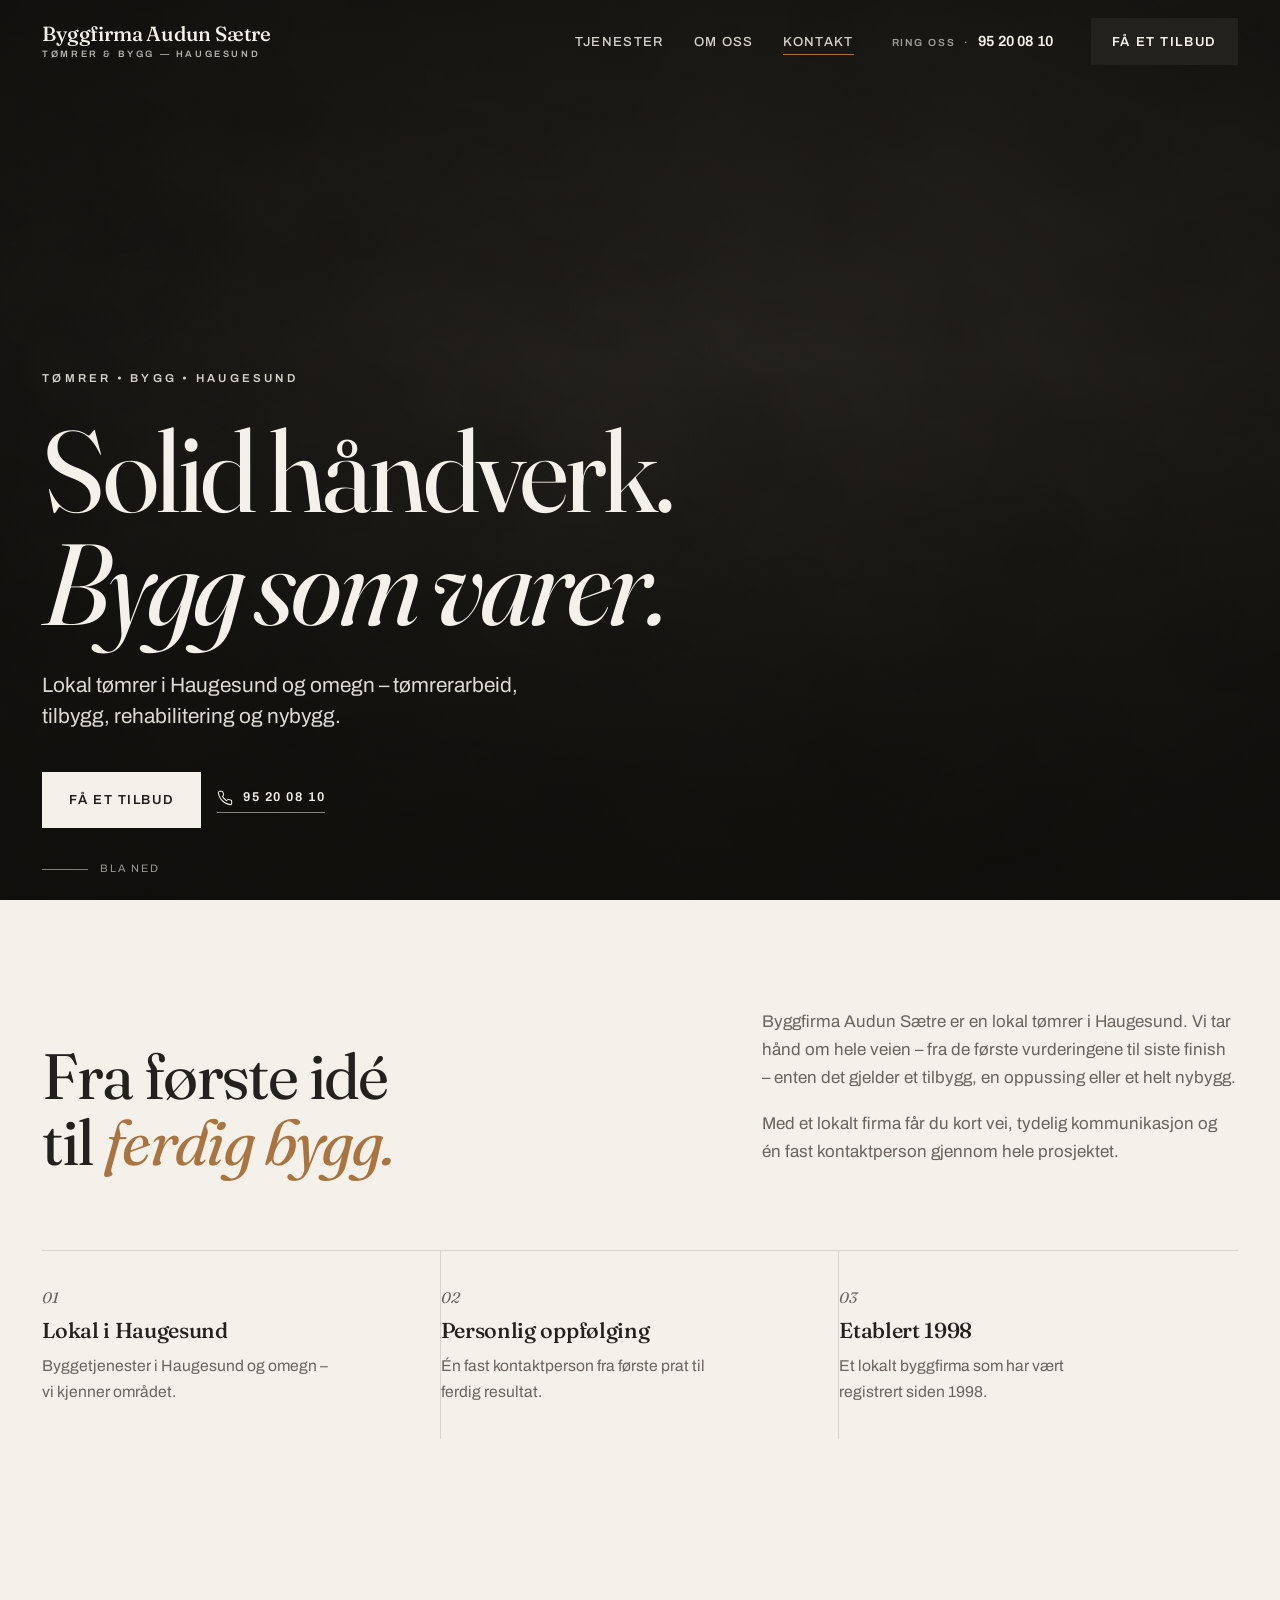
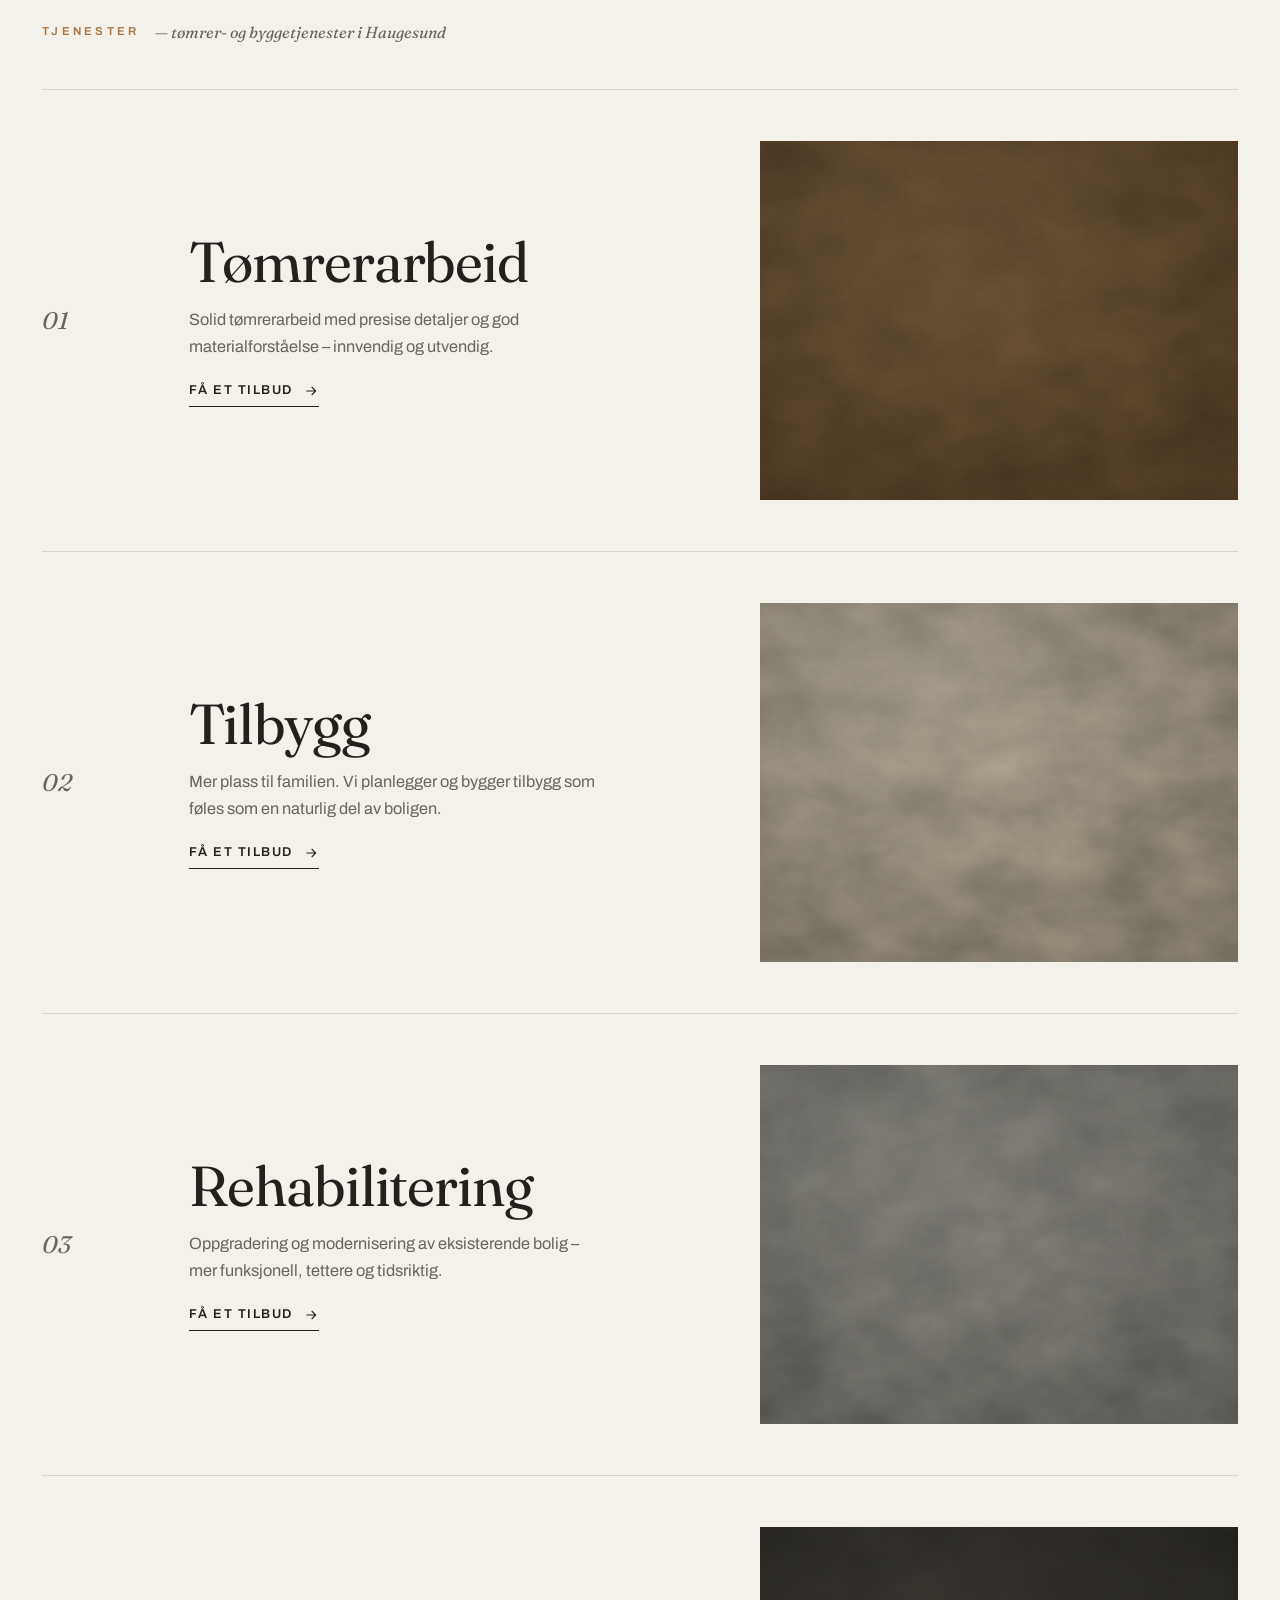
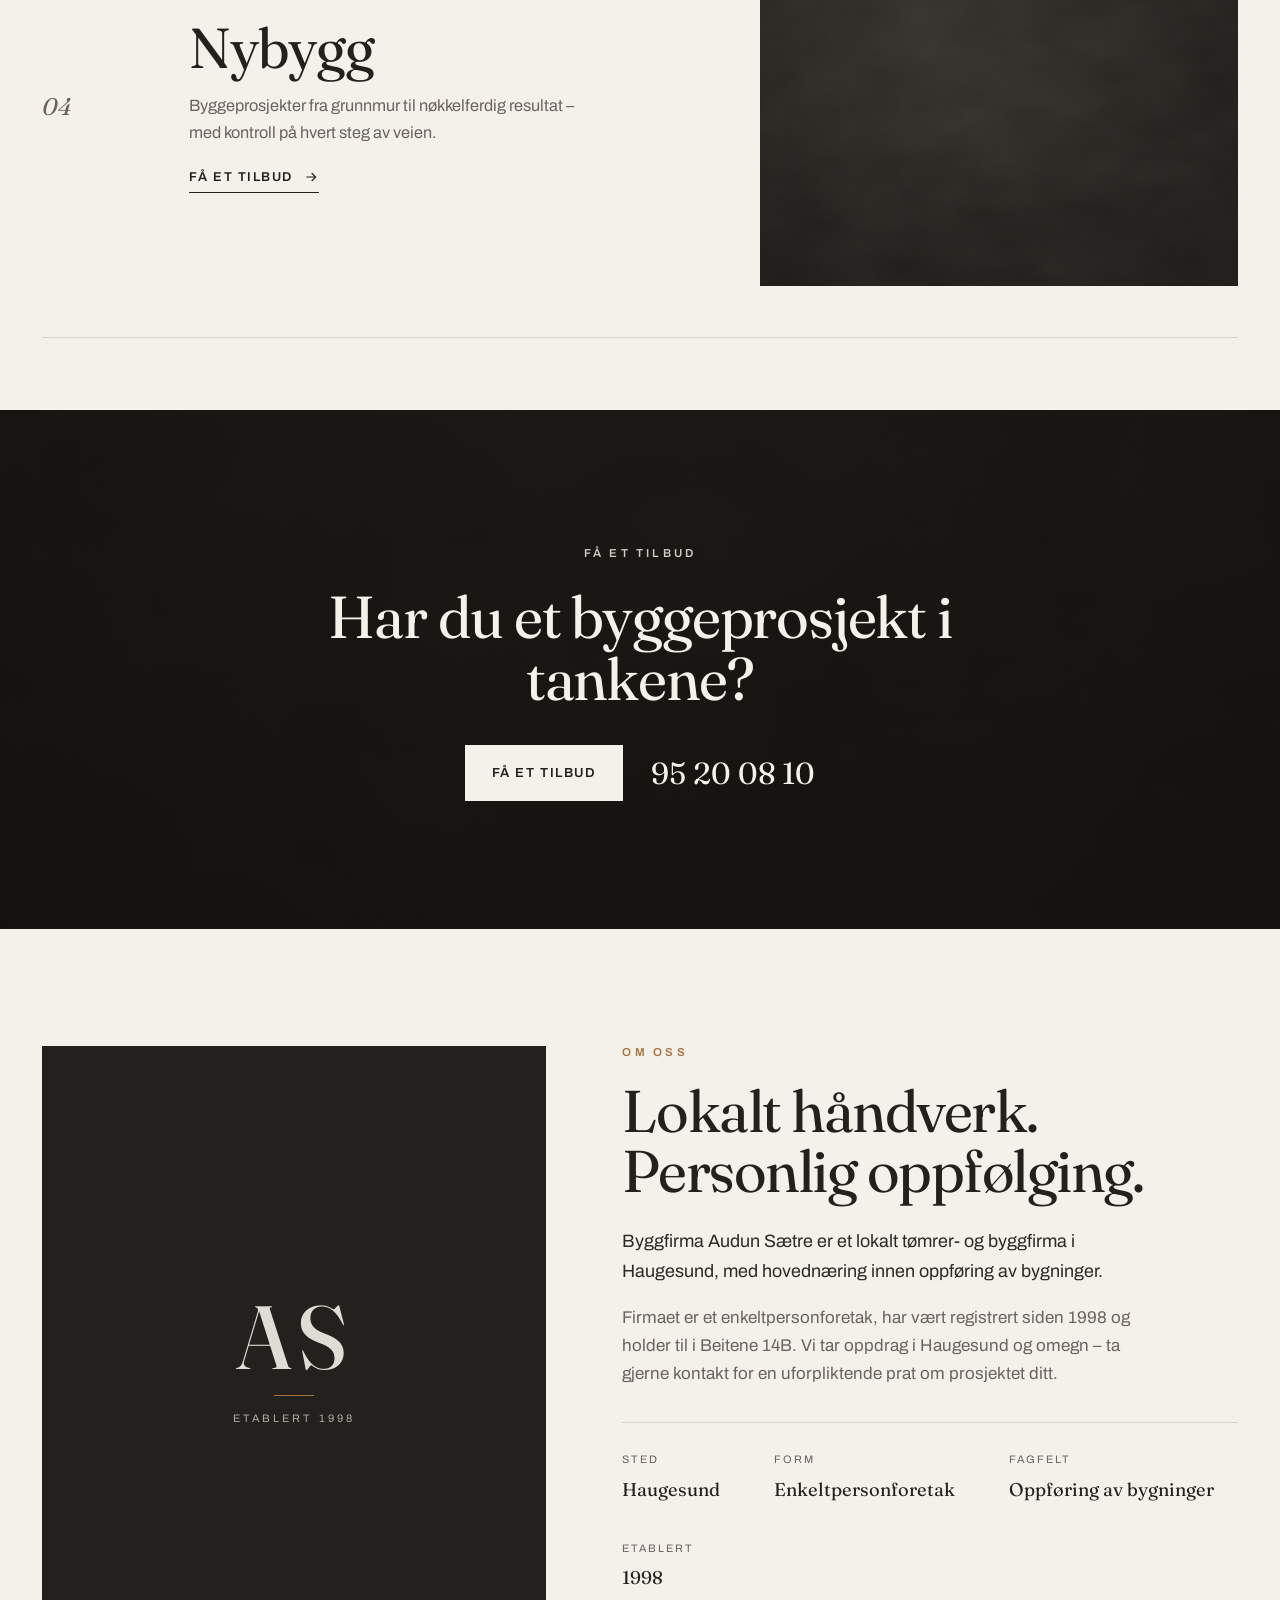
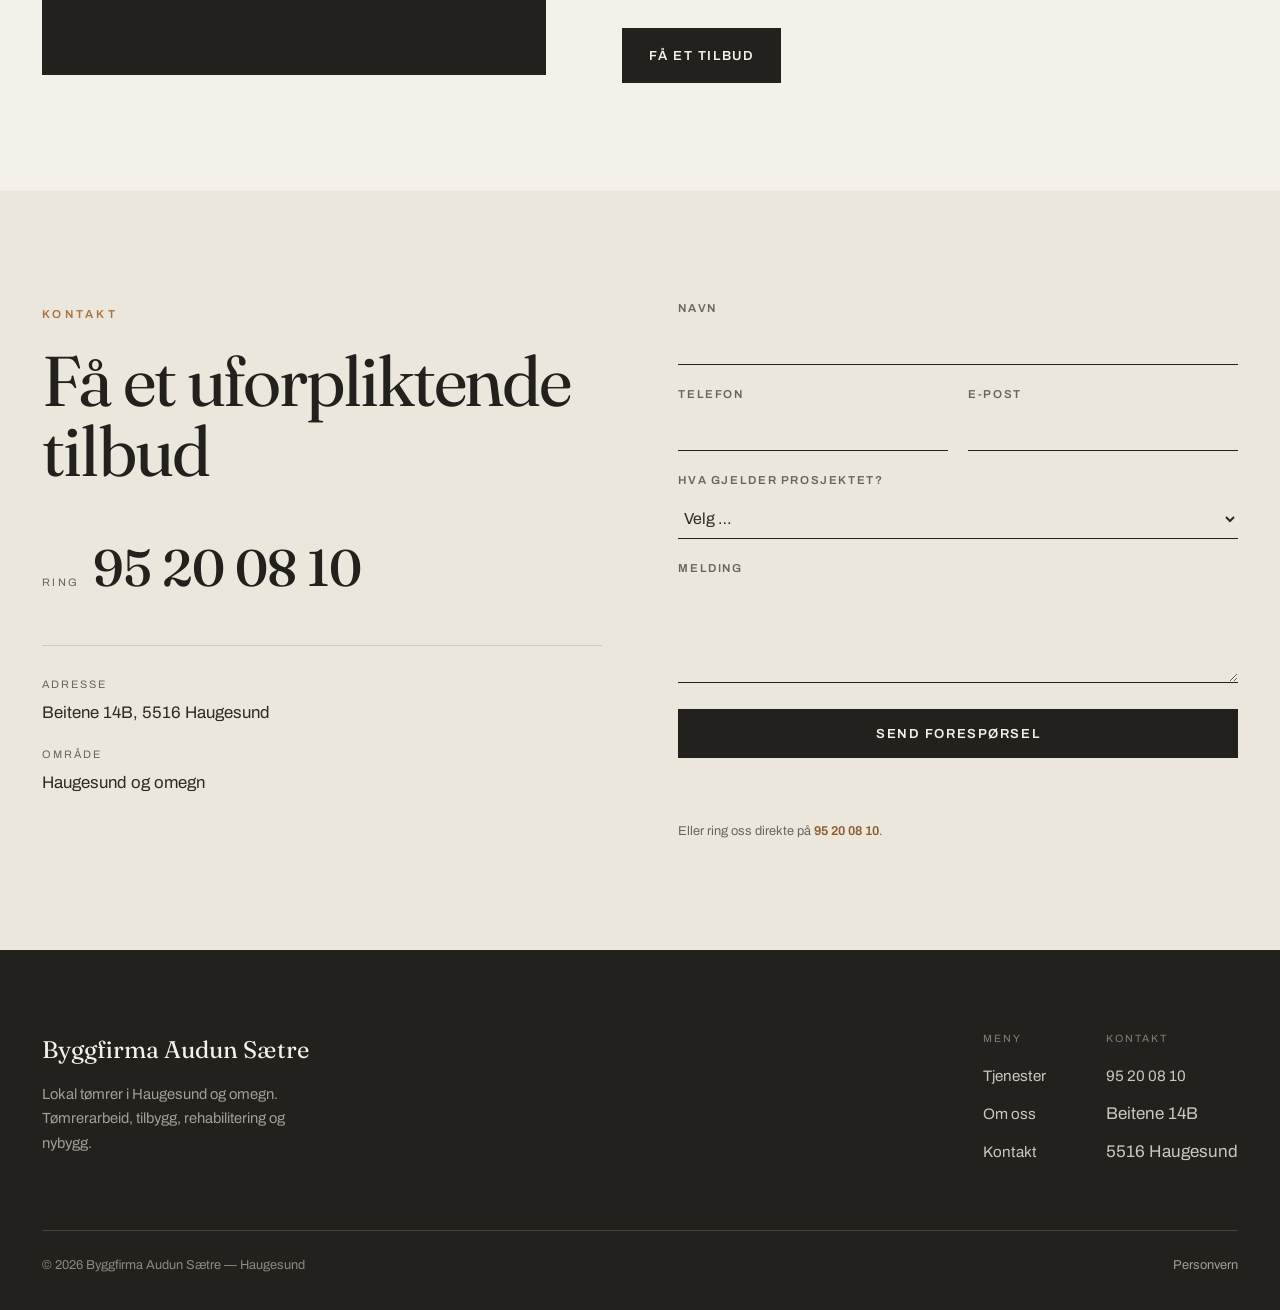
<file: index.html>
<!DOCTYPE html>
<html lang="nb">
<head>
  <meta charset="UTF-8">
  <meta name="viewport" content="width=device-width, initial-scale=1.0">

  <title>Tømrer i Haugesund – Byggfirma Audun Sætre</title>
  <meta name="description" content="Byggfirma Audun Sætre er en lokal tømrer i Haugesund. Vi utfører tømrerarbeid, tilbygg, rehabilitering og nybygg i Haugesund og omegn. Ring 95 20 08 10 og få et uforpliktende tilbud.">
  <meta name="author" content="Byggfirma Audun Sætre">
  <meta name="robots" content="index, follow">
  <meta name="theme-color" content="#23211d">
  <link rel="canonical" href="https://mardal2005-hub.github.io/Audun-S-tre/">

  <meta property="og:type" content="website">
  <meta property="og:site_name" content="Byggfirma Audun Sætre">
  <meta property="og:title" content="Tømrer i Haugesund – Byggfirma Audun Sætre">
  <meta property="og:description" content="Lokal tømrer i Haugesund. Tømrerarbeid, tilbygg, rehabilitering og nybygg i Haugesund og omegn. Få et uforpliktende tilbud.">
  <meta property="og:locale" content="nb_NO">
  <meta property="og:image" content="assets/img/og-image.svg">
  <meta name="twitter:card" content="summary_large_image">
  <meta name="twitter:image" content="assets/img/og-image.svg">

  <link rel="icon" type="image/svg+xml" href="assets/img/favicon.svg">

  <link rel="preconnect" href="https://fonts.googleapis.com">
  <link rel="preconnect" href="https://fonts.gstatic.com" crossorigin>
  <link rel="stylesheet" href="https://fonts.googleapis.com/css2?family=Archivo:wght@400;500;600;700&family=Fraunces:ital,opsz,wght@0,9..144,400;0,9..144,500;0,9..144,600;1,9..144,400;1,9..144,500&display=swap">

  <link rel="stylesheet" href="css/styles.css">

  <script type="application/ld+json">
  {
    "@context": "https://schema.org",
    "@type": "GeneralContractor",
    "name": "Byggfirma Audun Sætre",
    "description": "Lokal tømrer og byggfirma i Haugesund. Tømrerarbeid, tilbygg, rehabilitering og nybygg i Haugesund og omegn.",
    "url": "https://mardal2005-hub.github.io/Audun-S-tre/",
    "telephone": "+4795200810",
    "image": "assets/img/og-image.svg",
    "foundingDate": "1998",
    "address": {
      "@type": "PostalAddress",
      "streetAddress": "Beitene 14B",
      "postalCode": "5516",
      "addressLocality": "Haugesund",
      "addressRegion": "Rogaland",
      "addressCountry": "NO"
    },
    "areaServed": [
      { "@type": "City", "name": "Haugesund" },
      { "@type": "Place", "name": "Haugalandet" },
      { "@type": "City", "name": "Karmøy" },
      { "@type": "City", "name": "Tysvær" },
      { "@type": "City", "name": "Sveio" }
    ],
    "makesOffer": [
      { "@type": "Offer", "itemOffered": { "@type": "Service", "name": "Tømrerarbeid" } },
      { "@type": "Offer", "itemOffered": { "@type": "Service", "name": "Tilbygg" } },
      { "@type": "Offer", "itemOffered": { "@type": "Service", "name": "Rehabilitering" } },
      { "@type": "Offer", "itemOffered": { "@type": "Service", "name": "Nybygg" } }
    ]
  }
  </script>
</head>
<body>
  <a class="skip-link" href="#hovedinnhold">Hopp til innhold</a>

  <!-- ===================== HEADER ===================== -->
  <header class="site-header" id="top">
    <div class="wrap">
      <a href="#top" class="wordmark" aria-label="Byggfirma Audun Sætre – til forsiden">
        <span class="wm-name">Byggfirma Audun Sætre</span>
        <span class="wm-sub">Tømrer &amp; bygg — Haugesund</span>
      </a>

      <nav class="nav" id="nav" aria-label="Hovedmeny">
        <ul class="nav-links">
          <li><a href="#tjenester">Tjenester</a></li>
          <li><a href="#om-oss">Om oss</a></li>
          <li><a href="#kontakt">Kontakt</a></li>
        </ul>
        <a class="nav-tel" href="tel:95200810"><span>Ring oss</span> 95 20 08 10</a>
        <a href="#kontakt" class="btn">Få et tilbud</a>
      </nav>

      <button class="nav-toggle" id="navToggle" aria-label="Åpne meny" aria-expanded="false" aria-controls="nav">
        <span></span><span></span><span></span>
      </button>
    </div>
  </header>

  <main id="hovedinnhold">
    <!-- ===================== HERO ===================== -->
    <section class="hero" aria-labelledby="hero-title">
      <div class="hero-media" aria-hidden="true">
        <img src="assets/img/tex-hero.svg" alt="" fetchpriority="high" width="1600" height="1000">
      </div>
      <div class="hero-inner">
        <div class="wrap">
          <p class="overline hero-overline">Tømrer • Bygg • Haugesund</p>
          <h1 id="hero-title">Solid håndverk.<br><em>Bygg som varer.</em></h1>
          <p class="hero-lead">Lokal tømrer i Haugesund og omegn – tømrerarbeid, tilbygg, rehabilitering og nybygg.</p>
          <div class="hero-actions">
            <a href="#kontakt" class="btn btn--light">Få et tilbud</a>
            <a href="tel:95200810" class="arrowlink" style="color:var(--paper);border-color:rgba(244,241,234,.5)">
              <svg viewBox="0 0 24 24" fill="none" stroke="currentColor" stroke-width="1.6" aria-hidden="true"><path d="M22 16.9v3a2 2 0 0 1-2.2 2 19.8 19.8 0 0 1-8.6-3.1 19.5 19.5 0 0 1-6-6 19.8 19.8 0 0 1-3.1-8.7A2 2 0 0 1 4.1 2h3a2 2 0 0 1 2 1.7c.1.9.4 1.8.7 2.7a2 2 0 0 1-.5 2.1L8.1 9.9a16 16 0 0 0 6 6l1.4-1.2a2 2 0 0 1 2.1-.4c.9.3 1.8.6 2.7.7a2 2 0 0 1 1.7 2z"/></svg>
              95 20 08 10
            </a>
          </div>
        </div>
      </div>
      <span class="hero-scroll"><span class="line"></span> Bla ned</span>
    </section>

    <!-- ===================== INTRO + VERDIER ===================== -->
    <section class="section" aria-labelledby="intro-title">
      <div class="wrap">
        <div class="intro-grid">
          <h2 class="intro-head reveal" id="intro-title">Fra første idé<br>til <em>ferdig bygg.</em></h2>
          <div class="intro-body reveal reveal-d1">
            <p>Byggfirma Audun Sætre er en lokal tømrer i Haugesund. Vi tar hånd om hele veien – fra de første vurderingene til siste finish – enten det gjelder et tilbygg, en oppussing eller et helt nybygg.</p>
            <p>Med et lokalt firma får du kort vei, tydelig kommunikasjon og én fast kontaktperson gjennom hele prosjektet.</p>
          </div>
        </div>

        <div class="values">
          <div class="value reveal">
            <div class="v-idx">01</div>
            <h3>Lokal i Haugesund</h3>
            <p>Byggetjenester i Haugesund og omegn – vi kjenner området.</p>
          </div>
          <div class="value reveal reveal-d1">
            <div class="v-idx">02</div>
            <h3>Personlig oppfølging</h3>
            <p>Én fast kontaktperson fra første prat til ferdig resultat.</p>
          </div>
          <div class="value reveal reveal-d2">
            <div class="v-idx">03</div>
            <h3>Etablert 1998</h3>
            <p>Et lokalt byggfirma som har vært registrert siden 1998.</p>
          </div>
        </div>
      </div>
    </section>

    <!-- ===================== TJENESTER ===================== -->
    <section class="section section--tight" id="tjenester" aria-labelledby="tj-title">
      <div class="wrap">
        <div class="section-tag reveal">
          <span class="overline">Tjenester</span>
          <span class="idx">— tømrer- og byggetjenester i Haugesund</span>
        </div>
        <h2 class="sr-only" id="tj-title">Tømrer- og byggetjenester i Haugesund</h2>

        <div class="svc">
          <article class="svc-row reveal">
            <div class="svc-idx">01</div>
            <div class="svc-main">
              <h3 class="svc-title">Tømrerarbeid</h3>
              <p>Solid tømrerarbeid med presise detaljer og god materialforståelse – innvendig og utvendig.</p>
              <a href="#kontakt" class="arrowlink" style="margin-top:20px" aria-label="Få et tilbud på tømrerarbeid">Få et tilbud
                <svg viewBox="0 0 24 24" fill="none" stroke="currentColor" stroke-width="1.6" aria-hidden="true"><path d="M5 12h14M13 6l6 6-6 6"/></svg>
              </a>
            </div>
            <figure class="svc-media"><img src="assets/img/tex-tomrer.svg" alt="" loading="lazy" width="1200" height="900"></figure>
          </article>

          <article class="svc-row reveal">
            <div class="svc-idx">02</div>
            <div class="svc-main">
              <h3 class="svc-title">Tilbygg</h3>
              <p>Mer plass til familien. Vi planlegger og bygger tilbygg som føles som en naturlig del av boligen.</p>
              <a href="#kontakt" class="arrowlink" style="margin-top:20px" aria-label="Få et tilbud på tilbygg">Få et tilbud
                <svg viewBox="0 0 24 24" fill="none" stroke="currentColor" stroke-width="1.6" aria-hidden="true"><path d="M5 12h14M13 6l6 6-6 6"/></svg>
              </a>
            </div>
            <figure class="svc-media"><img src="assets/img/tex-tilbygg.svg" alt="" loading="lazy" width="1200" height="900"></figure>
          </article>

          <article class="svc-row reveal">
            <div class="svc-idx">03</div>
            <div class="svc-main">
              <h3 class="svc-title">Rehabilitering</h3>
              <p>Oppgradering og modernisering av eksisterende bolig – mer funksjonell, tettere og tidsriktig.</p>
              <a href="#kontakt" class="arrowlink" style="margin-top:20px" aria-label="Få et tilbud på rehabilitering">Få et tilbud
                <svg viewBox="0 0 24 24" fill="none" stroke="currentColor" stroke-width="1.6" aria-hidden="true"><path d="M5 12h14M13 6l6 6-6 6"/></svg>
              </a>
            </div>
            <figure class="svc-media"><img src="assets/img/tex-rehab.svg" alt="" loading="lazy" width="1200" height="900"></figure>
          </article>

          <article class="svc-row reveal">
            <div class="svc-idx">04</div>
            <div class="svc-main">
              <h3 class="svc-title">Nybygg</h3>
              <p>Byggeprosjekter fra grunnmur til nøkkelferdig resultat – med kontroll på hvert steg av veien.</p>
              <a href="#kontakt" class="arrowlink" style="margin-top:20px" aria-label="Få et tilbud på nybygg">Få et tilbud
                <svg viewBox="0 0 24 24" fill="none" stroke="currentColor" stroke-width="1.6" aria-hidden="true"><path d="M5 12h14M13 6l6 6-6 6"/></svg>
              </a>
            </div>
            <figure class="svc-media"><img src="assets/img/tex-nybygg.svg" alt="" loading="lazy" width="1200" height="900"></figure>
          </article>
        </div>
      </div>
    </section>

    <!-- ===================== CTA-BAND ===================== -->
    <section class="cta-band" aria-labelledby="ctaband-title">
      <img src="assets/img/tex-proj-1.svg" alt="" loading="lazy" width="1200" height="1400">
      <div class="wrap">
        <span class="overline">Få et tilbud</span>
        <h2 id="ctaband-title">Har du et byggeprosjekt i tankene?</h2>
        <div class="cta-actions">
          <a href="#kontakt" class="btn btn--light">Få et tilbud</a>
          <a href="tel:95200810" class="cta-phone">95 20 08 10</a>
        </div>
      </div>
    </section>

    <!-- ===================== OM OSS ===================== -->
    <section class="section" id="om-oss" aria-labelledby="om-title">
      <div class="wrap">
        <div class="about-grid">
          <figure class="about-figure reveal">
            <span class="monogram" aria-hidden="true">
              <span class="mono-mark">AS</span>
              <span class="mono-rule"></span>
              <span class="mono-est">Etablert 1998</span>
            </span>
          </figure>
          <div class="about-text reveal reveal-d1">
            <span class="overline">Om oss</span>
            <h2 id="om-title" style="margin-top:16px">Lokalt håndverk.<br>Personlig oppfølging.</h2>
            <p class="lead">Byggfirma Audun Sætre er et lokalt tømrer- og byggfirma i Haugesund, med hovednæring innen oppføring av bygninger.</p>
            <p>Firmaet er et enkeltpersonforetak, har vært registrert siden 1998 og holder til i Beitene 14B. Vi tar oppdrag i Haugesund og omegn – ta gjerne kontakt for en uforpliktende prat om prosjektet ditt.</p>
            <div class="about-meta">
              <div><span class="m-k">Sted</span><span class="m-v">Haugesund</span></div>
              <div><span class="m-k">Form</span><span class="m-v">Enkeltpersonforetak</span></div>
              <div><span class="m-k">Fagfelt</span><span class="m-v">Oppføring av bygninger</span></div>
              <div><span class="m-k">Etablert</span><span class="m-v">1998</span></div>
            </div>
            <a href="#kontakt" class="btn" style="margin-top:34px">Få et tilbud</a>
          </div>
        </div>
      </div>
    </section>

    <!-- ===================== KONTAKT ===================== -->
    <section class="section contact" id="kontakt" aria-labelledby="kt-title">
      <div class="wrap">
        <div class="contact-grid">
          <div class="contact-lead reveal">
            <span class="overline">Kontakt</span>
            <h2 id="kt-title" style="margin-top:18px">Få et uforpliktende tilbud</h2>
            <div class="contact-phone">
              <span class="cp-k">Ring</span>
              <a href="tel:95200810">95 20 08 10</a>
            </div>
            <div class="contact-details">
              <div class="cd-item">
                <div class="cd-k">Adresse</div>
                <div class="cd-v">Beitene 14B, 5516 Haugesund</div>
              </div>
              <div class="cd-item">
                <div class="cd-k">Område</div>
                <div class="cd-v">Haugesund og omegn</div>
              </div>
            </div>
          </div>

          <!--
            KONTAKTSKJEMA – klart til å kobles til en ekte tjeneste.
            Slik aktiverer du innsending (velg én):
              1) Formspree: sett action="https://formspree.io/f/DITT_ID" og method="POST".
              2) Annen e-post-/skjematjeneste: sett action til din endpoint-URL.
            Alle felt har korrekte name-attributter. Når action er satt, sender
            skjemaet automatisk via fetch (se js/main.js). Uten action henvises
            besøkende til telefon – skjemaet later ikke som om det sender.
          -->
          <form class="form reveal reveal-d1" id="contactForm" action="" method="POST" novalidate>
            <div class="field">
              <label for="navn">Navn</label>
              <input type="text" id="navn" name="navn" autocomplete="name" required>
            </div>
            <div class="row-2">
              <div class="field">
                <label for="telefon">Telefon</label>
                <input type="tel" id="telefon" name="telefon" autocomplete="tel" required>
              </div>
              <div class="field">
                <label for="epost">E-post</label>
                <input type="email" id="epost" name="epost" autocomplete="email">
              </div>
            </div>
            <div class="field">
              <label for="tema">Hva gjelder prosjektet?</label>
              <select id="tema" name="tema">
                <option value="">Velg …</option>
                <option>Tømrerarbeid</option>
                <option>Tilbygg</option>
                <option>Rehabilitering</option>
                <option>Nybygg</option>
                <option>Annet</option>
              </select>
            </div>
            <div class="field">
              <label for="melding">Melding</label>
              <textarea id="melding" name="melding" rows="4" required></textarea>
            </div>
            <button type="submit" class="btn">Send forespørsel</button>
            <p class="form-status" id="formStatus" role="status" aria-live="polite"></p>
            <p class="form-note">Eller ring oss direkte på <a href="tel:95200810" style="color:var(--wood-deep);font-weight:600">95 20 08 10</a>.</p>
          </form>
        </div>
      </div>
    </section>
  </main>

  <!-- ===================== FOOTER ===================== -->
  <footer class="site-footer">
    <div class="wrap">
      <div class="footer-top">
        <div class="footer-brand">
          <div class="wm-name">Byggfirma Audun Sætre</div>
          <p>Lokal tømrer i Haugesund og omegn. Tømrerarbeid, tilbygg, rehabilitering og nybygg.</p>
        </div>
        <nav class="footer-nav" aria-label="Bunnmeny">
          <div>
            <div class="fn-k">Meny</div>
            <ul>
              <li><a href="#tjenester">Tjenester</a></li>
              <li><a href="#om-oss">Om oss</a></li>
              <li><a href="#kontakt">Kontakt</a></li>
            </ul>
          </div>
          <div>
            <div class="fn-k">Kontakt</div>
            <ul>
              <li><a href="tel:95200810">95 20 08 10</a></li>
              <li>Beitene 14B</li>
              <li>5516 Haugesund</li>
            </ul>
          </div>
        </nav>
      </div>
      <div class="footer-bottom">
        <p>© <span id="year">2026</span> Byggfirma Audun Sætre — Haugesund</p>
        <p><a href="personvern.html">Personvern</a></p>
      </div>
    </div>
  </footer>

  <script src="js/main.js" defer></script>
</body>
</html>
</file>
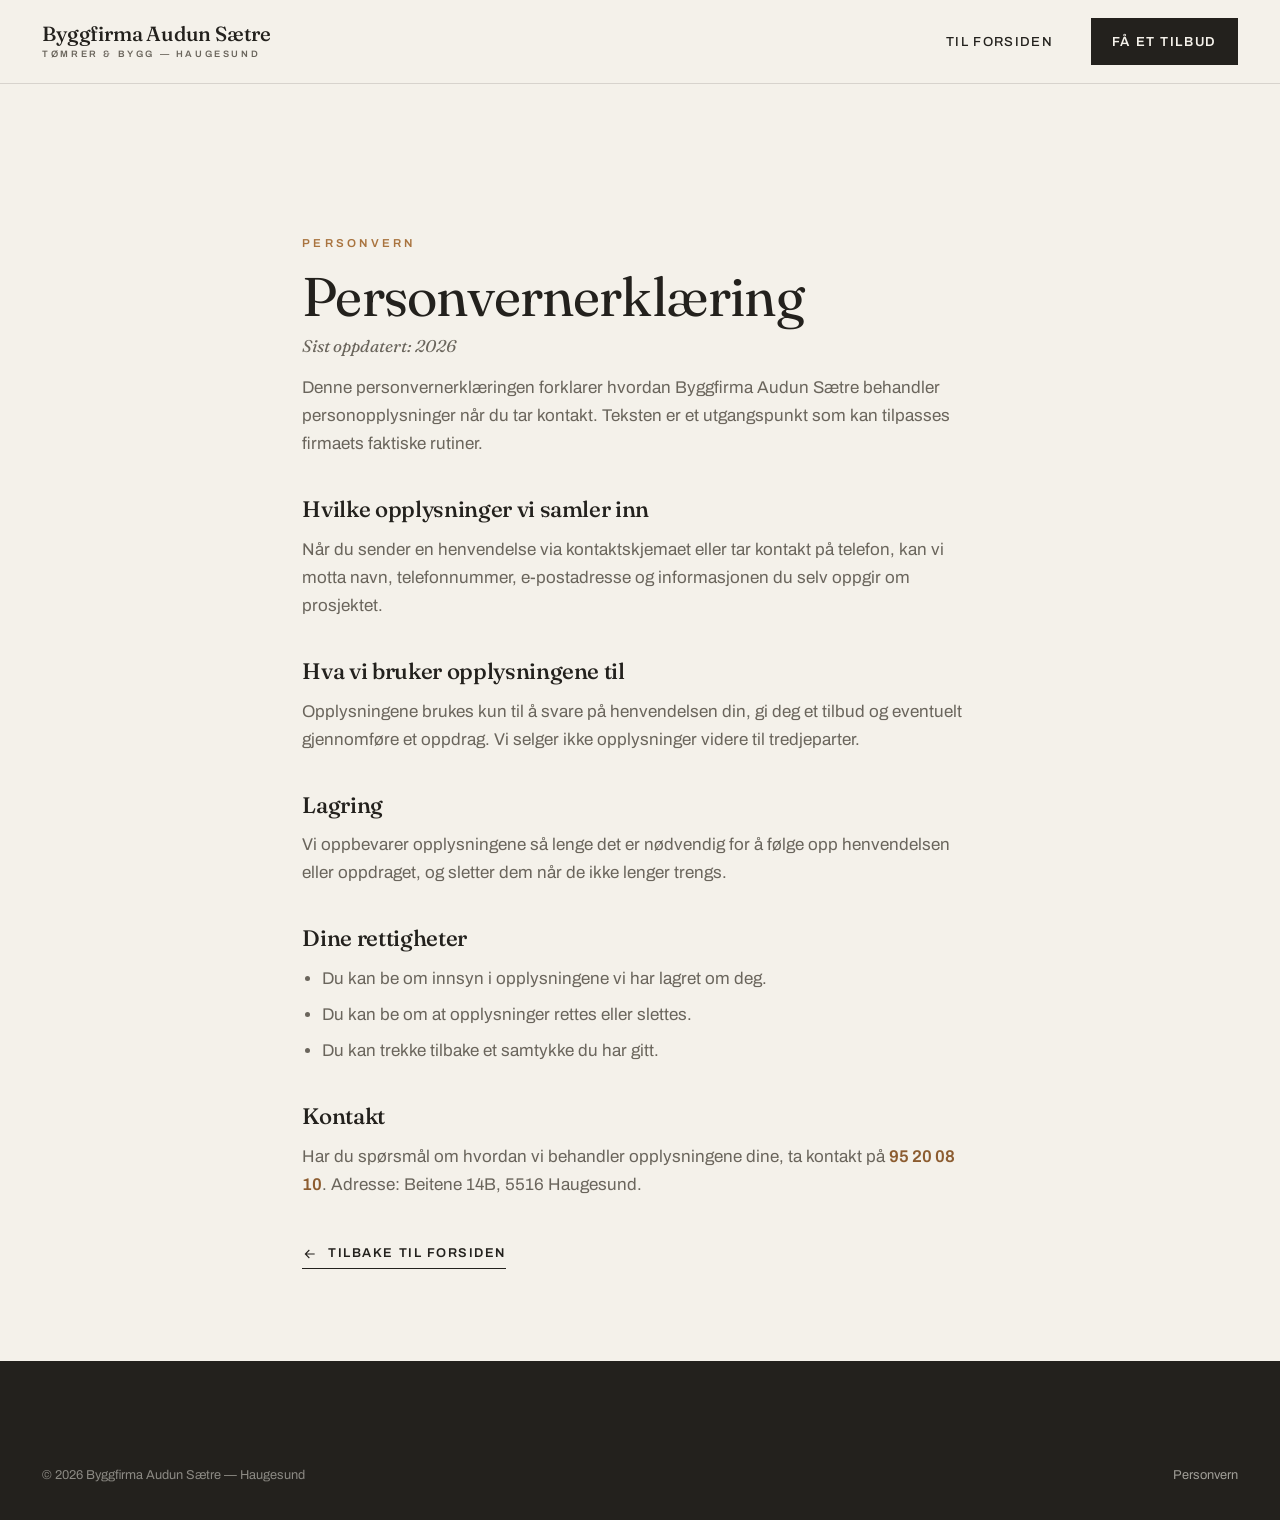
<file: personvern.html>
<!DOCTYPE html>
<html lang="nb">
<head>
  <meta charset="UTF-8">
  <meta name="viewport" content="width=device-width, initial-scale=1.0">
  <title>Personvern – Byggfirma Audun Sætre</title>
  <meta name="description" content="Personvernerklæring for Byggfirma Audun Sætre.">
  <meta name="robots" content="noindex, follow">
  <meta name="theme-color" content="#f4f1ea">
  <link rel="icon" type="image/svg+xml" href="assets/img/favicon.svg">
  <link rel="preconnect" href="https://fonts.googleapis.com">
  <link rel="preconnect" href="https://fonts.gstatic.com" crossorigin>
  <link rel="stylesheet" href="https://fonts.googleapis.com/css2?family=Archivo:wght@400;500;600;700&family=Fraunces:ital,opsz,wght@0,9..144,400;0,9..144,500;0,9..144,600;1,9..144,400;1,9..144,500&display=swap">
  <link rel="stylesheet" href="css/styles.css">
</head>
<body>
  <a class="skip-link" href="#hovedinnhold">Hopp til innhold</a>

  <header class="site-header static-solid">
    <div class="wrap">
      <a href="index.html" class="wordmark" aria-label="Byggfirma Audun Sætre – til forsiden">
        <span class="wm-name">Byggfirma Audun Sætre</span>
        <span class="wm-sub">Tømrer &amp; bygg — Haugesund</span>
      </a>
      <nav class="nav" aria-label="Meny">
        <ul class="nav-links"><li><a href="index.html">Til forsiden</a></li></ul>
        <a href="index.html#kontakt" class="btn">Få et tilbud</a>
      </nav>
    </div>
  </header>

  <main id="hovedinnhold" class="legal">
    <div class="wrap">
      <span class="overline">Personvern</span>
      <h1>Personvernerklæring</h1>
      <p class="legal-date">Sist oppdatert: 2026</p>

      <p>Denne personvernerklæringen forklarer hvordan Byggfirma Audun Sætre behandler personopplysninger når du tar kontakt. Teksten er et utgangspunkt som kan tilpasses firmaets faktiske rutiner.</p>

      <h2>Hvilke opplysninger vi samler inn</h2>
      <p>Når du sender en henvendelse via kontaktskjemaet eller tar kontakt på telefon, kan vi motta navn, telefonnummer, e-postadresse og informasjonen du selv oppgir om prosjektet.</p>

      <h2>Hva vi bruker opplysningene til</h2>
      <p>Opplysningene brukes kun til å svare på henvendelsen din, gi deg et tilbud og eventuelt gjennomføre et oppdrag. Vi selger ikke opplysninger videre til tredjeparter.</p>

      <h2>Lagring</h2>
      <p>Vi oppbevarer opplysningene så lenge det er nødvendig for å følge opp henvendelsen eller oppdraget, og sletter dem når de ikke lenger trengs.</p>

      <h2>Dine rettigheter</h2>
      <ul>
        <li>Du kan be om innsyn i opplysningene vi har lagret om deg.</li>
        <li>Du kan be om at opplysninger rettes eller slettes.</li>
        <li>Du kan trekke tilbake et samtykke du har gitt.</li>
      </ul>

      <h2>Kontakt</h2>
      <p>Har du spørsmål om hvordan vi behandler opplysningene dine, ta kontakt på <a href="tel:95200810" style="color:var(--wood-deep);font-weight:600">95 20 08 10</a>. Adresse: Beitene 14B, 5516 Haugesund.</p>

      <a href="index.html" class="arrowlink">
        <svg viewBox="0 0 24 24" fill="none" stroke="currentColor" stroke-width="1.6" aria-hidden="true"><path d="M19 12H5M11 18l-6-6 6-6"/></svg>
        Tilbake til forsiden
      </a>
    </div>
  </main>

  <footer class="site-footer">
    <div class="wrap">
      <div class="footer-bottom" style="margin-top:0;border-top:0">
        <p>© <span id="year">2026</span> Byggfirma Audun Sætre — Haugesund</p>
        <p><a href="personvern.html">Personvern</a></p>
      </div>
    </div>
  </footer>

  <script src="js/main.js" defer></script>
</body>
</html>
</file>
<file: css/styles.css>
/* ============================================================
   Byggfirma Audun Sætre – Designsystem
   Editorial / materialbasert. Off-white, stein, grafitt, tre.
   ============================================================ */

:root {
  /* Materialpalett */
  --paper:      #f4f1ea;   /* varm off-white */
  --paper-2:    #ece7dd;   /* dypere papir */
  --paper-3:    #e3ddd0;
  --stone:      #a9a093;   /* stein/grå */
  --stone-soft: #c7c0b3;
  --graphite:   #23211d;   /* mørk grafitt, nesten svart */
  --graphite-2: #171613;
  --ink:        #2c2a25;   /* brødtekst */
  --ink-soft:   #6a655c;   /* dempet tekst */
  --wood:       #a9743f;   /* diskret jordfarget aksent (tre) */
  --wood-deep:  #8c5c30;
  --line:       rgba(35, 33, 29, 0.14);   /* hårfin strek på lys */
  --line-dark:  rgba(244, 241, 234, 0.16);/* hårfin strek på mørk */

  --maxw: 1440px;
  --gutter: clamp(20px, 3.3vw, 48px);
  --header-h: 84px;

  --serif: 'Fraunces', 'Iowan Old Style', Georgia, 'Times New Roman', serif;
  --sans:  'Archivo', system-ui, -apple-system, 'Segoe UI', Helvetica, Arial, sans-serif;

  --ease: cubic-bezier(.22,.61,.36,1);
}

/* ---------- Reset / base ---------- */
* { box-sizing: border-box; margin: 0; padding: 0; }
html { -webkit-text-size-adjust: 100%; scroll-behavior: smooth; scroll-padding-top: var(--header-h); }
body {
  font-family: var(--sans);
  color: var(--ink);
  background: var(--paper);
  line-height: 1.65;
  font-size: 17px;
  -webkit-font-smoothing: antialiased;
  text-rendering: optimizeLegibility;
  overflow-x: hidden;
}
img, svg { display: block; max-width: 100%; }
a { color: inherit; text-decoration: none; }
::selection { background: var(--wood); color: var(--paper); }

h1, h2, h3, h4 { font-family: var(--serif); font-weight: 500; line-height: 1.06; letter-spacing: -0.015em; color: var(--graphite); }

/* Layout helpers */
.wrap { max-width: var(--maxw); margin: 0 auto; padding-left: var(--gutter); padding-right: var(--gutter); }
.overline {
  font-family: var(--sans); font-weight: 600; font-size: .72rem; text-transform: uppercase;
  letter-spacing: .28em; color: var(--wood);
}
.overline.muted { color: var(--ink-soft); }

.sr-only { position: absolute !important; width: 1px; height: 1px; padding: 0; margin: -1px; overflow: hidden; clip: rect(0 0 0 0); white-space: nowrap; border: 0; }
.skip-link { position: absolute; left: -9999px; top: 0; background: var(--graphite); color: var(--paper); padding: 12px 18px; z-index: 200; }
.skip-link:focus { left: 0; }
:focus-visible { outline: 2px solid var(--wood); outline-offset: 3px; }

/* ---------- Buttons / links ---------- */
.btn {
  display: inline-flex; align-items: center; gap: 12px;
  font-family: var(--sans); font-weight: 600; font-size: .82rem;
  text-transform: uppercase; letter-spacing: .12em;
  padding: 16px 26px; border: 1px solid var(--graphite);
  background: var(--graphite); color: var(--paper);
  transition: background .35s var(--ease), color .35s var(--ease), border-color .35s var(--ease);
  cursor: pointer; border-radius: 0;
}
.btn:hover { background: var(--wood); border-color: var(--wood); color: var(--paper); }
.btn--ghost { background: transparent; color: var(--graphite); }
.btn--ghost:hover { background: var(--graphite); border-color: var(--graphite); color: var(--paper); }
.btn--light { background: var(--paper); border-color: var(--paper); color: var(--graphite); }
.btn--light:hover { background: var(--wood); border-color: var(--wood); color: var(--paper); }
.btn--ondark { background: transparent; color: var(--paper); border-color: rgba(244,241,234,0.4); }
.btn--ondark:hover { background: var(--paper); border-color: var(--paper); color: var(--graphite); }

.arrowlink {
  display: inline-flex; align-items: center; gap: 10px;
  font-family: var(--sans); font-weight: 600; font-size: .8rem; text-transform: uppercase; letter-spacing: .12em;
  color: var(--graphite); padding-bottom: 4px;
  border-bottom: 1px solid var(--graphite);
  transition: gap .3s var(--ease), color .3s var(--ease), border-color .3s var(--ease);
}
.arrowlink:hover { gap: 16px; color: var(--wood); border-color: var(--wood); }
.arrowlink svg { width: 16px; height: 16px; }

/* ---------- Header ---------- */
.site-header {
  position: fixed; top: 0; left: 0; right: 0; z-index: 100;
  height: var(--header-h);
  display: flex; align-items: center;
  transition: background .4s var(--ease), border-color .4s var(--ease), height .4s var(--ease);
  border-bottom: 1px solid transparent;
}
.site-header .wrap { display: flex; align-items: center; justify-content: space-between; width: 100%; }
.wordmark { display: flex; flex-direction: column; line-height: 1; }
.wordmark .wm-name { font-family: var(--serif); font-weight: 500; font-size: 1.28rem; letter-spacing: -0.01em; color: var(--paper); transition: color .4s var(--ease); }
.wordmark .wm-sub { font-family: var(--sans); font-weight: 600; font-size: .58rem; letter-spacing: .28em; text-transform: uppercase; color: rgba(244,241,234,0.72); margin-top: 6px; transition: color .4s var(--ease); }

.nav { display: flex; align-items: center; gap: 38px; }
.nav-links { display: flex; gap: 30px; list-style: none; }
.nav-links a {
  font-family: var(--sans); font-weight: 500; font-size: .82rem; text-transform: uppercase; letter-spacing: .1em;
  color: rgba(244,241,234,0.86); position: relative; padding: 4px 0; transition: color .3s var(--ease);
}
.nav-links a::after { content:""; position:absolute; left:0; right:100%; bottom:-2px; height:1px; background: var(--wood); transition: right .3s var(--ease); }
.nav-links a:hover::after, .nav-links a.active::after { right: 0; }
.nav .btn { padding: 12px 20px; }

/* Header-telefon: "Ring oss · 95 20 08 10" */
.nav-tel { display: inline-flex; align-items: baseline; gap: 9px; white-space: nowrap; transition: color .3s var(--ease); }
.nav-tel span { font-size: .64rem; font-weight: 600; text-transform: uppercase; letter-spacing: .18em; color: rgba(244,241,234,0.62); }
.nav-tel span::after { content: "·"; margin-left: 9px; }
.nav-tel { font-family: var(--sans); font-weight: 600; font-size: .92rem; letter-spacing: .01em; color: var(--paper); }
.nav-tel:hover { color: var(--wood); }
@media (max-width: 1120px) { .nav-tel { display: none; } }

/* Scrolled state -> solid paper, dark text */
.site-header.solid { background: var(--paper); border-bottom-color: var(--line); height: 72px; }
.site-header.solid .wm-name { color: var(--graphite); }
.site-header.solid .wm-sub { color: var(--ink-soft); }
.site-header.solid .nav-links a { color: var(--graphite); }
.site-header.solid .nav-tel { color: var(--graphite); }
.site-header.solid .nav-tel:hover { color: var(--wood); }
.site-header.solid .nav-tel span { color: var(--ink-soft); }
.site-header.solid .nav .btn { background: var(--graphite); color: var(--paper); border-color: var(--graphite); }
.site-header.solid .nav .btn:hover { background: var(--wood); border-color: var(--wood); }
/* static-solid (indre sider) arver samme farger */
.site-header.static-solid .nav-tel { color: var(--graphite); }
.site-header.static-solid .nav-tel span { color: var(--ink-soft); }

.nav-toggle { display: none; background: none; border: 0; cursor: pointer; padding: 8px; flex-direction: column; gap: 6px; }
.nav-toggle span { display: block; width: 28px; height: 1.5px; background: var(--paper); transition: transform .3s var(--ease), opacity .3s var(--ease), background .4s var(--ease); }
.site-header.solid .nav-toggle span { background: var(--graphite); }
.nav-toggle[aria-expanded="true"] span:nth-child(1) { transform: translateY(7.5px) rotate(45deg); }
.nav-toggle[aria-expanded="true"] span:nth-child(2) { opacity: 0; }
.nav-toggle[aria-expanded="true"] span:nth-child(3) { transform: translateY(-7.5px) rotate(-45deg); }

/* ---------- Hero ---------- */
.hero { position: relative; min-height: 100svh; display: flex; align-items: flex-end; color: var(--paper); overflow: hidden; }
.hero-media { position: absolute; inset: 0; z-index: 0; }
.hero-media img { width: 100%; height: 100%; object-fit: cover; }
.hero-media::after { content:""; position:absolute; inset:0; background: linear-gradient(180deg, rgba(15,14,11,0.45) 0%, rgba(15,14,11,0.15) 40%, rgba(15,14,11,0.72) 100%); }
.hero-inner { position: relative; z-index: 1; width: 100%; padding-bottom: clamp(48px, 8vh, 96px); padding-top: calc(var(--header-h) + 40px); }
.hero-overline { color: rgba(244,241,234,0.86); margin-bottom: 26px; }
.hero h1 { font-size: clamp(3rem, 9vw, 7.4rem); font-weight: 400; line-height: 0.98; letter-spacing: -0.03em; color: var(--paper); max-width: 14ch; }
.hero h1 em { font-style: italic; font-weight: 400; }
.hero-lead { margin-top: 30px; font-size: clamp(1.05rem, 1.7vw, 1.3rem); max-width: 42ch; color: rgba(244,241,234,0.9); line-height: 1.5; }
.hero-actions { margin-top: 40px; display: flex; flex-wrap: wrap; gap: 16px; align-items: center; }
.hero-caption { position: absolute; right: var(--gutter); bottom: 20px; z-index: 1; font-size: .68rem; letter-spacing: .12em; text-transform: uppercase; color: rgba(244,241,234,0.5); }
.hero-scroll { position: absolute; left: var(--gutter); bottom: 22px; z-index: 1; display: flex; align-items: center; gap: 12px; font-size: .68rem; letter-spacing: .18em; text-transform: uppercase; color: rgba(244,241,234,0.6); }
.hero-scroll .line { width: 46px; height: 1px; background: rgba(244,241,234,0.5); position: relative; overflow: hidden; }
.hero-scroll .line::after { content:""; position:absolute; inset:0; background: var(--wood); transform: translateX(-100%); animation: slide 2.6s var(--ease) infinite; }
@keyframes slide { 0%{transform:translateX(-100%)} 55%{transform:translateX(0)} 100%{transform:translateX(100%)} }

/* ---------- Section rhythm ---------- */
.section { padding: clamp(72px, 12vh, 150px) 0; }
.section--tight { padding: clamp(56px, 8vh, 100px) 0; }
.rule { height: 1px; background: var(--line); border: 0; }
.section-tag { display: flex; align-items: center; gap: 16px; margin-bottom: 44px; }
.section-tag .idx { font-family: var(--serif); font-style: italic; font-size: 1rem; color: var(--ink-soft); }

/* ---------- Intro (asymmetrisk editorial) ---------- */
.intro-grid { display: grid; grid-template-columns: 1.15fr 0.85fr; gap: clamp(30px, 6vw, 90px); align-items: end; }
.intro-head { font-size: clamp(2.2rem, 5vw, 4.6rem); font-weight: 400; line-height: 1.02; letter-spacing: -0.025em; }
.intro-head em { font-style: italic; color: var(--wood); }
.intro-body { padding-bottom: 8px; }
.intro-body p { color: var(--ink-soft); font-size: 1.06rem; }
.intro-body p + p { margin-top: 18px; }
.intro-figure { margin-top: clamp(40px, 6vw, 80px); position: relative; aspect-ratio: 16 / 7; overflow: hidden; background: var(--paper-2); }
.intro-figure img { width: 100%; height: 100%; object-fit: cover; }

/* Image placeholder chip (photo goes here) */
.ph-tag {
  position: absolute; left: 18px; bottom: 16px; z-index: 2;
  display: inline-flex; align-items: center; gap: 9px;
  font-family: var(--sans); font-weight: 600; font-size: .64rem; text-transform: uppercase; letter-spacing: .16em;
  color: var(--paper); background: rgba(23,22,19,0.55); backdrop-filter: blur(2px);
  padding: 7px 12px;
}
.ph-tag::before { content:""; width: 7px; height: 7px; background: var(--wood); }

/* ---------- Tjenester (editorial index) ---------- */
.svc { border-top: 1px solid var(--line); }
.svc-row {
  display: grid; grid-template-columns: 96px 1fr 40%; gap: clamp(20px, 4vw, 56px);
  align-items: center; padding: clamp(30px, 4vw, 54px) 0; border-bottom: 1px solid var(--line);
}
.svc-row .svc-idx { font-family: var(--serif); font-style: italic; font-size: 1.5rem; color: var(--ink-soft); }
.svc-main .svc-title { font-size: clamp(2rem, 4.4vw, 3.6rem); font-weight: 400; letter-spacing: -0.02em; line-height: 1; transition: color .3s var(--ease); }
.svc-main p { margin-top: 16px; color: var(--ink-soft); max-width: 46ch; font-size: 1.02rem; }
.svc-media { position: relative; aspect-ratio: 4 / 3; overflow: hidden; background: var(--paper-2); }
.svc-media img { width: 100%; height: 100%; object-fit: cover; transition: transform 1.1s var(--ease); }
.svc-row:hover .svc-media img { transform: scale(1.05); }
.svc-row:hover .svc-title { color: var(--wood); }

/* ---------- Verdier (trust-rad) ---------- */
.values { display: grid; grid-template-columns: repeat(3, 1fr); margin-top: clamp(44px, 6vw, 76px); border-top: 1px solid var(--line); }
.value { padding: clamp(24px, 3vw, 34px) clamp(24px, 3vw, 40px) clamp(24px, 3vw, 34px) 0; border-right: 1px solid var(--line); }
.value:last-child { border-right: 0; padding-right: 0; }
.value .v-idx { font-family: var(--serif); font-style: italic; font-size: .95rem; color: var(--ink-soft); }
.value h3 { font-size: 1.35rem; font-weight: 500; margin-top: 10px; }
.value p { margin-top: 10px; color: var(--ink-soft); font-size: .98rem; max-width: 32ch; }

/* ---------- CTA-band (fotoflate + Få et tilbud) ---------- */
.cta-band { position: relative; overflow: hidden; color: var(--paper); }
.cta-band img { position: absolute; inset: 0; width: 100%; height: 100%; object-fit: cover; z-index: 0; }
.cta-band::after { content:""; position: absolute; inset: 0; z-index: 1; background: linear-gradient(180deg, rgba(15,14,11,0.74) 0%, rgba(15,14,11,0.84) 100%); }
.cta-band .wrap { position: relative; z-index: 2; text-align: center; padding-top: clamp(64px, 11vw, 128px); padding-bottom: clamp(64px, 11vw, 128px); }
.cta-band .overline { color: rgba(244,241,234,0.82); justify-content: center; display: inline-flex; }
.cta-band h2 { color: var(--paper); font-size: clamp(2rem, 5vw, 3.7rem); font-weight: 400; letter-spacing: -0.02em; max-width: 20ch; margin: 20px auto 0; line-height: 1.04; }
.cta-band .cta-actions { margin-top: 36px; display: flex; gap: 18px 28px; justify-content: center; align-items: center; flex-wrap: wrap; }
.cta-band .cta-phone { font-family: var(--serif); font-size: clamp(1.4rem, 3vw, 1.9rem); color: var(--paper); transition: color .3s var(--ease); }
.cta-band .cta-phone:hover { color: var(--wood); }

/* ---------- Om oss ---------- */
.about-grid { display: grid; grid-template-columns: 0.9fr 1.1fr; gap: clamp(32px, 6vw, 84px); align-items: center; }
.about-figure { position: relative; aspect-ratio: 4/5; overflow: hidden; background: var(--graphite); }
.about-figure img { width: 100%; height: 100%; object-fit: cover; }
.about-figure .monogram {
  position: absolute; inset: 0; z-index: 1; display: flex; flex-direction: column; align-items: center; justify-content: center; gap: 14px;
}
.about-figure .monogram .mono-mark { font-family: var(--serif); font-size: clamp(3.4rem, 8vw, 5.6rem); font-weight: 500; letter-spacing: .06em; color: rgba(244,241,234,0.9); line-height: 1; }
.about-figure .monogram .mono-rule { width: 40px; height: 1px; background: var(--wood); }
.about-figure .monogram .mono-est { font-size: .68rem; text-transform: uppercase; letter-spacing: .28em; color: rgba(244,241,234,0.66); }
.about-text h2 { font-size: clamp(2.2rem, 4.6vw, 4rem); font-weight: 400; letter-spacing: -0.025em; line-height: 1.02; }
.about-text .lead { margin-top: 26px; font-size: 1.12rem; color: var(--ink); max-width: 50ch; }
.about-text p { margin-top: 18px; color: var(--ink-soft); max-width: 52ch; }
.about-note { margin-top: 28px; padding-left: 22px; border-left: 2px solid var(--wood); color: var(--ink-soft); font-style: italic; font-family: var(--serif); font-size: 1.06rem; }
.about-meta { margin-top: 34px; display: flex; flex-wrap: wrap; gap: 34px 54px; padding-top: 28px; border-top: 1px solid var(--line); }
.about-meta div span { display: block; }
.about-meta .m-k { font-size: .68rem; text-transform: uppercase; letter-spacing: .18em; color: var(--ink-soft); margin-bottom: 6px; }
.about-meta .m-v { font-family: var(--serif); font-size: 1.15rem; color: var(--graphite); }

/* ---------- Kontakt ---------- */
.contact { background: var(--paper-2); }
.contact-grid { display: grid; grid-template-columns: 1fr 1fr; gap: clamp(36px, 6vw, 90px); align-items: start; }
.contact-lead h2 { font-size: clamp(2.4rem, 5.5vw, 4.6rem); font-weight: 400; letter-spacing: -0.03em; line-height: 1.0; }
.contact-phone { display: inline-flex; align-items: baseline; gap: 14px; margin-top: 40px; }
.contact-phone .cp-k { font-size: .68rem; text-transform: uppercase; letter-spacing: .2em; color: var(--ink-soft); }
.contact-phone a { font-family: var(--serif); font-size: clamp(2rem, 5vw, 3.2rem); font-weight: 500; letter-spacing: -0.01em; color: var(--graphite); transition: color .3s var(--ease); }
.contact-phone a:hover { color: var(--wood); }
.contact-details { margin-top: 34px; display: grid; gap: 20px; padding-top: 30px; border-top: 1px solid var(--line); }
.cd-item .cd-k { font-size: .68rem; text-transform: uppercase; letter-spacing: .18em; color: var(--ink-soft); margin-bottom: 5px; }
.cd-item .cd-v { font-size: 1.05rem; color: var(--ink); }
.cd-item a.cd-v:hover { color: var(--wood); }

.form { display: grid; gap: 20px; }
.form .field { display: flex; flex-direction: column; }
.form .row-2 { display: grid; grid-template-columns: 1fr 1fr; gap: 20px; }
.form label { font-size: .72rem; text-transform: uppercase; letter-spacing: .14em; color: var(--ink-soft); margin-bottom: 9px; font-weight: 600; }
.form input, .form select, .form textarea {
  font-family: var(--sans); font-size: 1rem; color: var(--ink);
  background: transparent; border: 0; border-bottom: 1px solid var(--graphite);
  padding: 10px 2px; border-radius: 0; transition: border-color .3s var(--ease);
}
.form input:focus, .form select:focus, .form textarea:focus { outline: none; border-bottom-color: var(--wood); }
.form textarea { resize: vertical; min-height: 96px; }
.form .btn { justify-content: center; margin-top: 6px; }
.form-note { font-size: .8rem; color: var(--ink-soft); }
.form-status { font-family: var(--serif); font-style: italic; font-size: 1.02rem; min-height: 1.4em; }
.form-status.ok { color: var(--wood-deep); }
.form-status.err { color: #a23b2e; }

/* ---------- Footer ---------- */
.site-footer { background: var(--graphite); color: rgba(244,241,234,0.8); padding: clamp(52px, 7vw, 80px) 0 34px; }
.footer-top { display: flex; justify-content: space-between; align-items: flex-start; gap: 40px; flex-wrap: wrap; }
.footer-brand .wm-name { font-family: var(--serif); font-size: 1.5rem; color: var(--paper); }
.footer-brand p { margin-top: 12px; font-size: .92rem; color: rgba(244,241,234,0.6); max-width: 34ch; }
.footer-nav { display: flex; gap: 60px; flex-wrap: wrap; }
.footer-nav .fn-k { font-size: .66rem; text-transform: uppercase; letter-spacing: .2em; color: rgba(244,241,234,0.45); margin-bottom: 14px; }
.footer-nav ul { list-style: none; display: grid; gap: 10px; }
.footer-nav a { font-size: .95rem; color: rgba(244,241,234,0.8); transition: color .3s var(--ease); }
.footer-nav a:hover { color: var(--wood); }
.footer-bottom { margin-top: clamp(40px, 6vw, 64px); padding-top: 24px; border-top: 1px solid var(--line-dark); display: flex; justify-content: space-between; gap: 12px; flex-wrap: wrap; }
.footer-bottom p { font-size: .8rem; color: rgba(244,241,234,0.5); }
.footer-bottom a { color: rgba(244,241,234,0.6); }
.footer-bottom a:hover { color: var(--paper); }

/* ---------- Legal ---------- */
.legal { padding: calc(var(--header-h) + 60px) 0 90px; }
.legal .wrap { max-width: 760px; }
.legal h1 { font-size: clamp(2.2rem, 5vw, 3.4rem); font-weight: 400; margin-top: 12px; }
.legal h2 { font-size: 1.4rem; font-weight: 500; margin-top: 40px; }
.legal p { margin-top: 14px; color: var(--ink-soft); }
.legal ul { margin-top: 14px; padding-left: 20px; color: var(--ink-soft); display: grid; gap: 8px; }
.legal .legal-date { color: var(--ink-soft); font-style: italic; font-family: var(--serif); margin-top: 6px; }
.legal .arrowlink { margin-top: 44px; }

/* Header variant for inner (legal) pages: solid from the start */
.site-header.static-solid { position: sticky; background: var(--paper); border-bottom-color: var(--line); }
.site-header.static-solid .wm-name { color: var(--graphite); }
.site-header.static-solid .wm-sub { color: var(--ink-soft); }
.site-header.static-solid .nav-links a { color: var(--graphite); }

/* ---------- Reveal ---------- */
.reveal { opacity: 0; transform: translateY(24px); transition: opacity .9s var(--ease), transform .9s var(--ease); }
.reveal.in { opacity: 1; transform: none; }
.reveal-d1 { transition-delay: .08s; }
.reveal-d2 { transition-delay: .16s; }

/* ---------- Responsive ---------- */
@media (max-width: 940px) {
  .intro-grid { grid-template-columns: 1fr; gap: 28px; align-items: start; }
  .svc-row { grid-template-columns: 60px 1fr; }
  .svc-media { grid-column: 1 / -1; order: 3; aspect-ratio: 16/9; margin-top: 6px; }
  .about-grid { grid-template-columns: 1fr; }
  .about-figure { max-width: 460px; aspect-ratio: 4/5; }
  .contact-grid { grid-template-columns: 1fr; }
}
@media (max-width: 760px) {
  .values { grid-template-columns: 1fr; margin-top: 40px; }
  .value { border-right: 0; border-bottom: 1px solid var(--line); padding: 22px 0; }
  .value:last-child { border-bottom: 0; }
}
@media (max-width: 860px) {
  .nav-toggle { display: flex; }
  .nav-links, .nav > .btn, .nav-tel { display: none; }
  .nav.open { position: fixed; inset: var(--header-h) 0 auto 0; background: var(--paper); border-bottom: 1px solid var(--line); flex-direction: column; align-items: stretch; gap: 0; padding: 8px 0 20px; }
  .nav.open .nav-links { display: flex; flex-direction: column; gap: 0; }
  .nav.open .nav-links a { color: var(--graphite); padding: 15px var(--gutter); border-top: 1px solid var(--line); letter-spacing: .12em; }
  .nav.open .nav-links a::after { display: none; }
  .nav.open .nav-tel { display: flex; flex-direction: column; align-items: flex-start; gap: 3px; padding: 16px var(--gutter) 6px; border-top: 1px solid var(--line); font-family: var(--serif); font-size: 1.5rem; color: var(--graphite); }
  .nav.open .nav-tel span { font-family: var(--sans); font-weight: 600; font-size: .62rem; letter-spacing: .2em; text-transform: uppercase; color: var(--ink-soft); }
  .nav.open .nav-tel span::after { display: none; }
  .nav.open > .btn { display: inline-flex; justify-content: center; margin: 14px var(--gutter) 0; }
}
@media (max-width: 560px) {
  body { font-size: 16px; }
  .form .row-2 { grid-template-columns: 1fr; }
  .hero-scroll { display: none; }
  .footer-top { flex-direction: column; }
  .contact-phone { flex-direction: column; align-items: flex-start; gap: 4px; }
}

@media (prefers-reduced-motion: reduce) {
  html { scroll-behavior: auto; }
  *, *::before, *::after { transition: none !important; animation: none !important; }
  .reveal { opacity: 1 !important; transform: none !important; }
}
</file>
